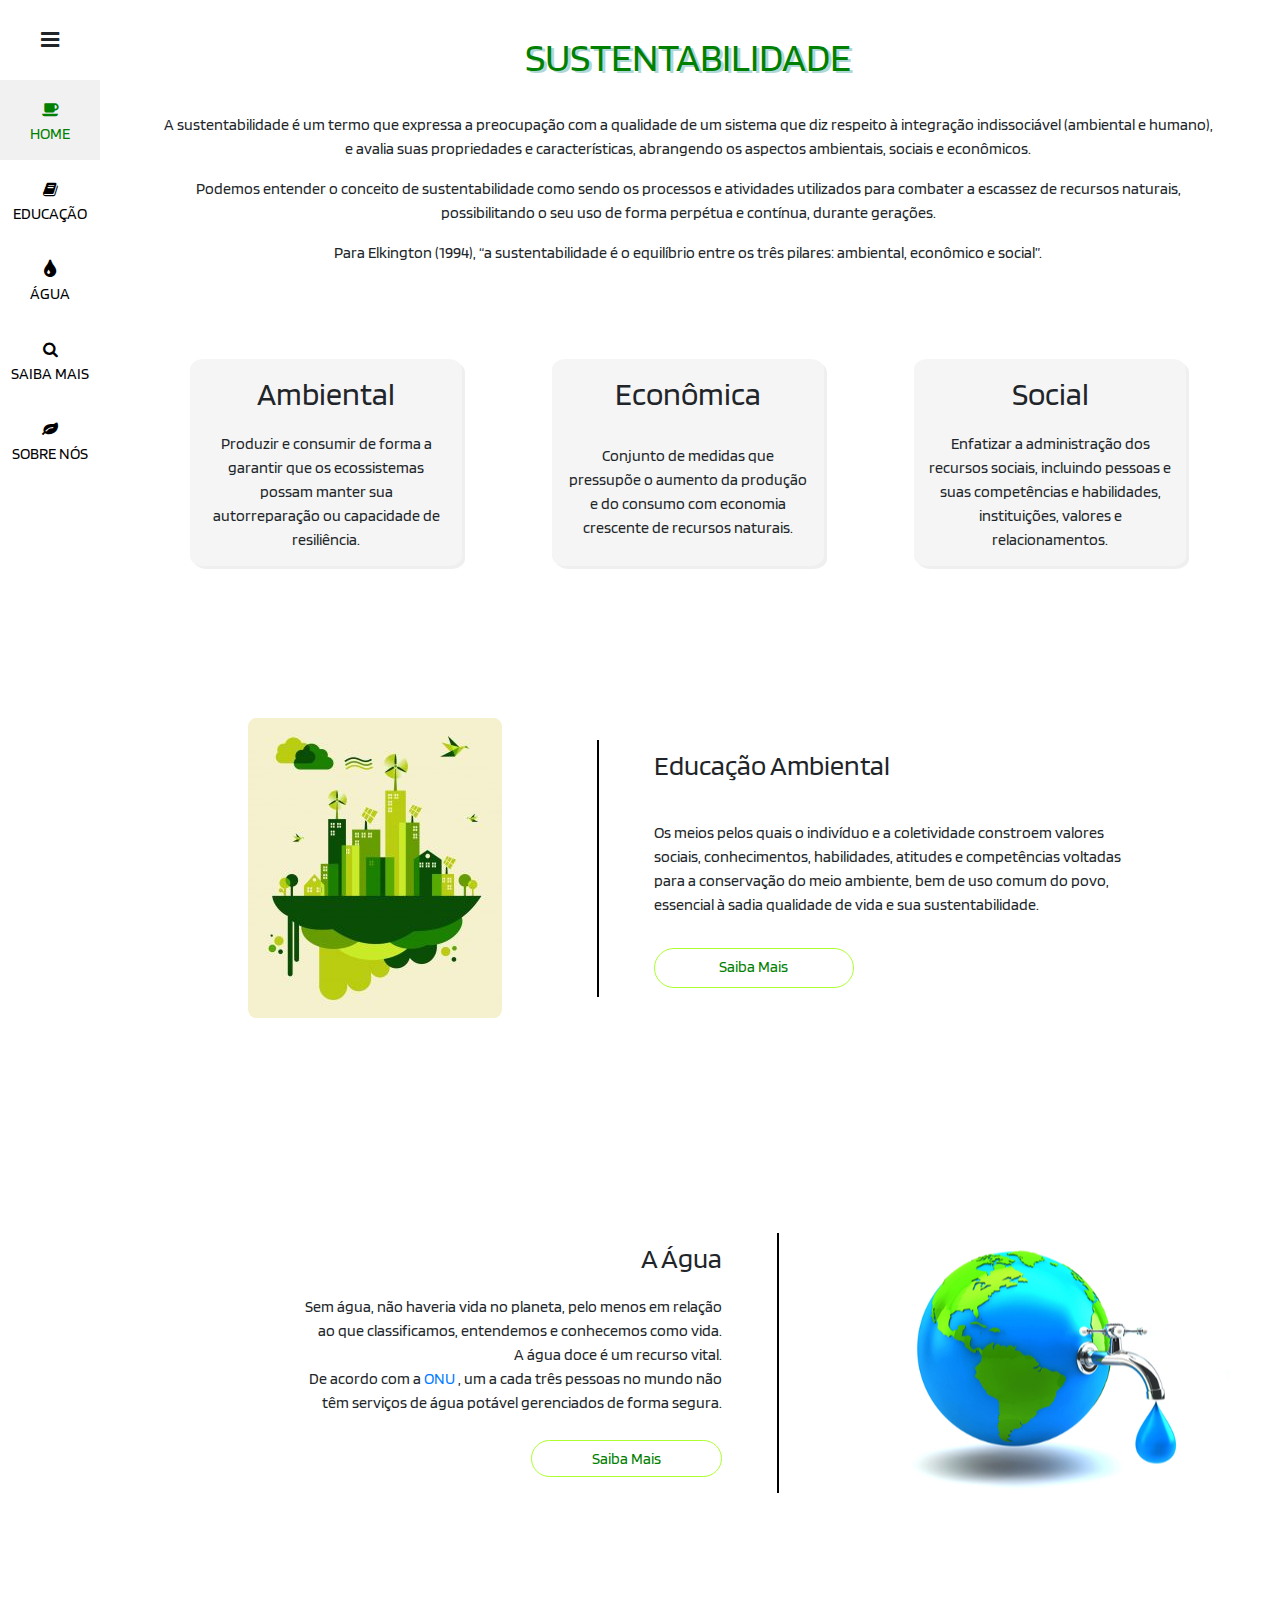
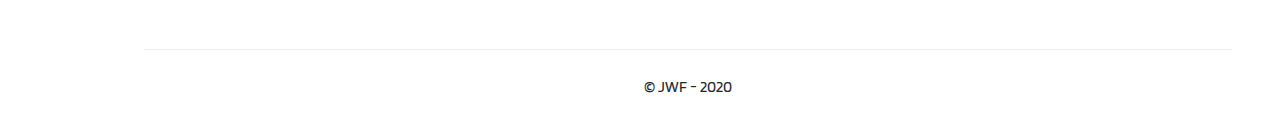
<file: index.html>
<!DOCTYPE html>
<html lang="en">

<head>
    <meta charset="UTF-8">
    <meta name="viewport" content="width=device-width, initial-scale=1.0">
    <title>JFW - Sustentabilidade</title>

    <link rel="shortcut icon" href="public/favicon/favicon.ico" type="image/x-icon">

    <link href="https://stackpath.bootstrapcdn.com/font-awesome/4.7.0/css/font-awesome.min.css" rel="stylesheet">

    <link rel="stylesheet" href="https://stackpath.bootstrapcdn.com/bootstrap/4.5.0/css/bootstrap.min.css">

    <link rel="stylesheet" href="public/css/style.css">

    <script src="public/js/script.js"></script>

</head>

<body>
    <!-- <div class="scroll-anchor">

        <p id="pdrop">Press Me</p>

        <a href="#Recicle">
            <div onmousemove="showPress()" onmouseout="hiddenPress()" id="drop"></div>
        </a>

    </div> -->
    <header>

        <nav>
            <ul>
                <li>
                    <div class="item-menu">
                        <i class="fa fa-bars fa-lg"></i>
                    </div>
                </li>
                <li class="menu desabilitado">
                    <a id="linkHome" class="menu desabilitado" href="#" aria-disabled="true">
                        <i class="fa fa-coffee"></i>
                        <p>home</p>
                    </a>
                </li>
                <li class="menu" onmouseover="alterarEstiloMenu(2)" onmouseout="alterarEstiloMenu(2)">
                    <a id="linkReciclo" href="educacao.html">
                        <div class="menu">
                            <i class="fa fa-book"></i>
                            <p>Educação</p>
                        </div>
                    </a>
                </li>
                <li class="menu" onmouseover="alterarEstiloMenu(3)" onmouseout="alterarEstiloMenu(3)">
                    <a id="linkAgua" href="agua.html">
                        <div class="menu">
                            <i class="fa fa-tint fa-lg"></i>
                            <p>água</p>
                        </div>
                    </a>
                </li>
                <li class="menu" onmouseover="alterarEstiloMenu(4)" onmouseout="alterarEstiloMenu(4)">
                    <a id="linkOutros" href="saiba-mais.html">
                        <div class="menu">
                            <i class="fa fa-search"></i>
                            <p>Saiba Mais</p>
                        </div>
                    </a>
                </li>
                <li class="menu" onmouseover="alterarEstiloMenu(5)" onmouseout="alterarEstiloMenu(5)">
                    <a id="linkNos" href="sobre-nos.html">
                        <div class="menu">
                            <i class="fa fa-leaf"></i>
                            <p>Sobre nós</p>
                        </div>
                    </a>
                </li>
            </ul>
        </nav>

    </header>



    <main>

        <h1 class="title title-home">Sustentabilidade</h1>

        <div class="col-md-auto">
            <p> A sustentabilidade é um termo que expressa a preocupação com a qualidade de um sistema
                que diz respeito à integração indissociável (ambiental e humano), e avalia suas propriedades e
                características, abrangendo os aspectos ambientais, sociais e econômicos.</p>

            <p>Podemos entender o conceito de sustentabilidade como sendo os processos e atividades utilizados para
                combater a escassez de recursos naturais, possibilitando o seu uso de forma perpétua e contínua,
                durante gerações.</p>

            <p>Para Elkington (1994), <q>a sustentabilidade é o equilíbrio entre os três pilares: ambiental, econômico e
                    social</q>.</p>

        </div>

        <div class="row rows">
            <div class="box col-md-3">
                <h2>Ambiental</h2>
                <p>Produzir e consumir de forma a garantir que os ecossistemas possam manter
                    sua autorreparação ou capacidade de resiliência.</p>
            </div>
            <div class="box col-md-3">
                <h2>Econômica</h2>
                <p>Conjunto de medidas que pressupõe o aumento da produção e do consumo com
                    economia crescente de recursos naturais.</p>
            </div>
            <div class="box col-md-3">
                <h2>Social</h2>
                <p>Enfatizar a administração dos recursos sociais, incluindo pessoas e suas
                    competências e habilidades, instituições, valores e relacionamentos.</p>
            </div>
        </div>

        <div class="box-educa row rows">
            <div class="col-sm-4">
                <img src="public/img/img1.jpg" alt="">
            </div>
            <div class="boxf col-md-6">
                <h3>Educação Ambiental</h3>
                <p>Os meios pelos quais o indivíduo e a coletividade constroem valores sociais, conhecimentos,
                    habilidades, atitudes e competências voltadas para a conservação do meio ambiente,
                    bem de uso comum do povo, essencial à sadia qualidade de vida e sua sustentabilidade.
                </p>
                <a href="educacao.html">Saiba Mais</a>
            </div>
            <!-- <p>Uso de agrotóxicos mais que dobrou em dez anos</p>
                        <p>Existem 627 espécies da fauna brasileira ameaçadas de extinção</p>
                        <p>No Brasil, 37% da água tratada é desperdiçada</p> -->

        </div>

        <div class="box-agua row rows">
            <div class="boxg col-sm-6">
                <h3>A Água</h3>
                <p>
                    Sem água, não haveria vida no planeta, pelo menos em relação ao que classificamos, entendemos e
                    conhecemos como vida.<br>A água doce é um recurso vital. <br>
                    De acordo com a
                    <a href="https://nacoesunidas.org/onu-1-em-cada-3-pessoas-no-mundo-nao-tem-acesso-a-agua-potavel/"
                        target="_blank">
                        ONU
                    </a>
                    , um a cada três pessoas no mundo não têm serviços de água potável gerenciados de forma segura.
                </p>
                <a href="agua.html">Saiba Mais</a>
            </div>
            <div class="col-md-4">
                <img src="public/img/img2.jpg" alt="">
            </div>
        </div>

        <footer>
            <p>&copy JWF - 2020</p>
        </footer>
    </main>



</body>

</html>
</file>
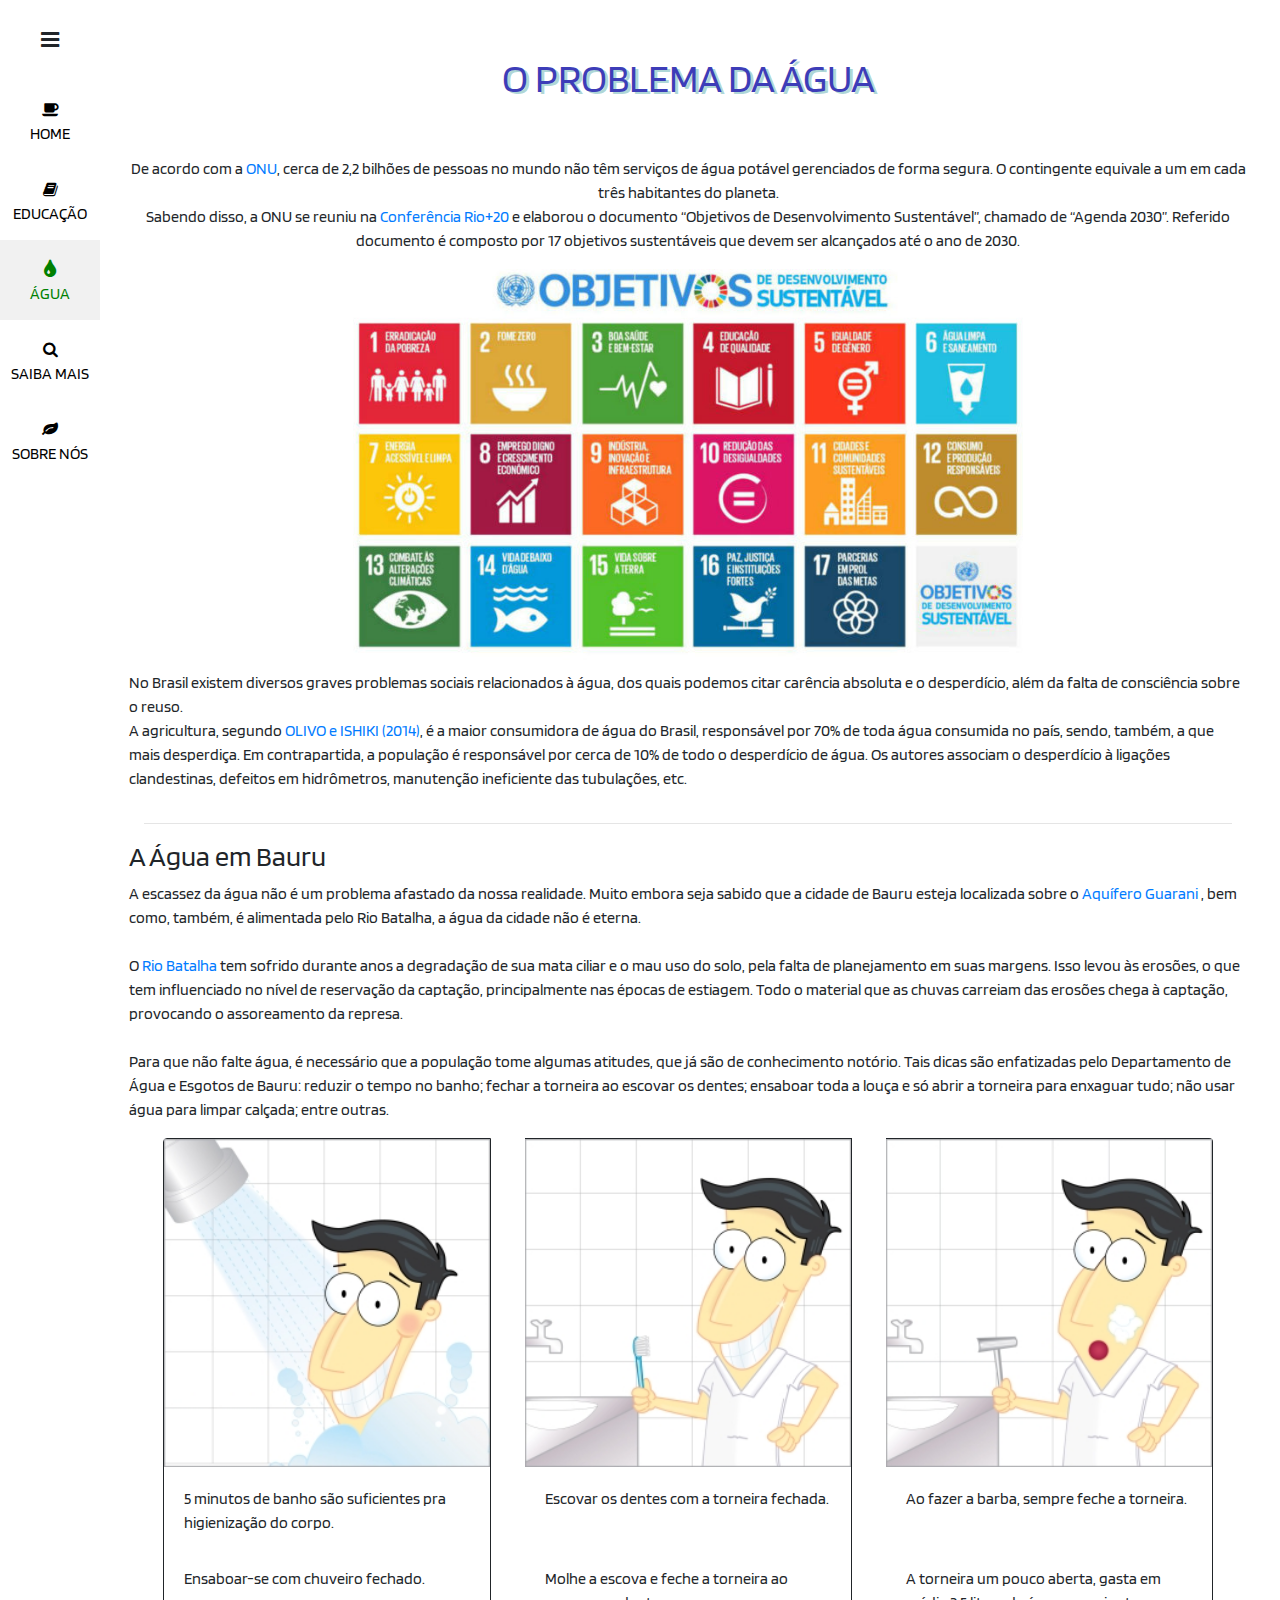
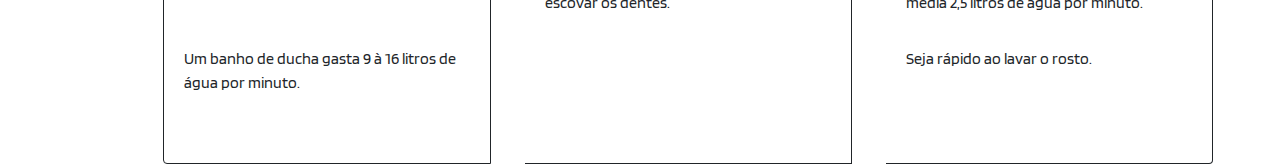
<file: agua.html>
<!DOCTYPE html>
<html lang="en">

<head>
    <meta charset="UTF-8">
    <meta name="viewport" content="width=device-width, initial-scale=1.0">
    <title>JFW - Sustentabilidade</title>

    <link rel="shortcut icon" href="public/favicon/favicon.ico" type="image/x-icon">

    <link href="https://stackpath.bootstrapcdn.com/font-awesome/4.7.0/css/font-awesome.min.css" rel="stylesheet">

    <link rel="stylesheet" href="https://stackpath.bootstrapcdn.com/bootstrap/4.5.0/css/bootstrap.min.css">

    <link rel="stylesheet" href="public/css/style.css">

    <script src="public/js/script.js"></script>

</head>

<body>

    <header>

        <nav>
            <ul>
                <li>
                    <div class="item-menu">
                        <i class="fa fa-bars fa-lg"></i>
                    </div>
                </li>
                <li class="menu" onmouseover="alterarEstiloMenu(1)" onmouseout="alterarEstiloMenu(1)">
                    <a id="linkHome" class="menu" href="index.html" aria-disabled="true">
                        <i class="fa fa-coffee"></i>
                        <p>home</p>
                    </a>
                </li>
                <li class="menu" onmouseover="alterarEstiloMenu(2)" onmouseout="alterarEstiloMenu(2)">
                    <a id="linkReciclo" href="educacao.html">
                        <div class="menu">
                            <i class="fa fa-book"></i>
                            <p>educação</p>
                        </div>
                    </a>
                </li>
                <li class="menu desabilitado">
                    <a id="linkAgua" class="desabilitado" href="#">
                        <div class="menu">
                            <i class="fa fa-tint fa-lg"></i>
                            <p>água</p>
                        </div>
                    </a>
                <li class="menu" onmouseover="alterarEstiloMenu(4)" onmouseout="alterarEstiloMenu(4)">
                    <a id="linkOutros" href="saiba-mais.html">
                        <div class="menu">
                            <i class="fa fa-search"></i>
                            <p>Saiba Mais</p>
                        </div>
                    </a>
                </li>
                <li class="menu" onmouseover="alterarEstiloMenu(5)" onmouseout="alterarEstiloMenu(5)">
                    <a id="linkNos" href="sobre-nos.html">
                        <div class="menu">
                            <i class="fa fa-leaf"></i>
                            <p>Sobre nós</p>
                        </div>
                    </a>
                </li>
            </ul>
        </nav>

    </header>

    <main>
        <h1 class="title title-agua">O Problema da água</h1>

        <div class="row">
            <p>
                De acordo com a <a
                    href="https://nacoesunidas.org/onu-1-em-cada-3-pessoas-no-mundo-nao-tem-acesso-a-agua-potavel/"
                    target="_blank">
                    ONU</a>, cerca de 2,2 bilhões de pessoas no mundo não têm serviços de água potável gerenciados
                de forma segura. O contingente equivale a um em cada três habitantes do planeta.
                <br>
                Sabendo disso, a ONU se reuniu na <a
                    href="https://nacoesunidas.org/alem-da-rio20-avancando-rumo-a-um-futuro-sustentavel/"
                    target="_blanck">
                    Conferência Rio+20</a> e elaborou o documento
                “Objetivos de Desenvolvimento Sustentável”, chamado de “Agenda 2030”. Referido documento é composto por
                17
                objetivos sustentáveis que devem ser alcançados até o ano de 2030.
            </p>
        </div>
        <div class="image-ods row">
            <img src="./public/img/ods.jpg" alt="Agenda 2030">
        </div>
        <div class="row">
            <p>
                No Brasil existem diversos graves problemas sociais relacionados à água, dos quais podemos citar
                carência absoluta e o desperdício,
                além da falta de consciência sobre o reuso. <br>
                A agricultura, segundo <a href="http://revistas.unoeste.br/index.php/ch/article/view/1206"
                    target="_blanck">
                    OLIVO e ISHIKI (2014)</a>, é a maior consumidora de água do Brasil, responsável por 70% de toda
                água consumida no país, sendo, também, a que mais desperdiça. Em contrapartida, a população é
                responsável por
                cerca de 10% de todo o desperdício de água. Os autores associam o desperdício à ligações clandestinas,
                defeitos em hidrômetros, manutenção ineficiente das tubulações, etc.
            </p>
        </div>

        <hr>

        <div class="frases row">
            <h3>A Água em Bauru</h3>

            <p>
                A escassez da água não é um problema afastado da nossa realidade. Muito embora seja sabido que a cidade
                de Bauru esteja localizada sobre o
                <a href="https://www.mma.gov.br/informma/item/8617-aquifero-guarani" target="_blanck">Aquífero
                    Guarani</a>
                , bem como, também, é alimentada pelo Rio Batalha, a água da cidade não é eterna.
                <br>
                <br>
                O <a href="http://www.daebauru.sp.gov.br/2014/empresa/empresa.php?secao=fazemos&pagina=9"
                    target="_blanck">Rio Batalha</a>
                tem sofrido durante anos a degradação de sua mata ciliar e o mau uso do solo,
                pela falta de planejamento em suas margens. Isso levou às erosões, o que tem influenciado no nível de
                reservação
                da captação, principalmente nas épocas de estiagem. Todo o material que as chuvas carreiam das erosões
                chega à
                captação, provocando o assoreamento da represa.
                <br>
                <br>
                Para que não falte água, é necessário que a população tome algumas atitudes, que já são de conhecimento
                notório.
                Tais dicas são enfatizadas pelo Departamento de Água e Esgotos de Bauru: reduzir o tempo no banho;
                fechar a torneira ao escovar os dentes; ensaboar toda a louça e só abrir a torneira para enxaguar tudo;
                não usar água para limpar calçada; entre outras.
            </p>
            <div class="card-group">
                <div class="card">
                    <img src="./public/img/banho.jpg" alt="hora do banho">
                    <div class="card-body">
                        <ul>
                            <li>
                                5 minutos de banho são suficientes pra higienização do corpo.
                            </li>
                            <li>
                                Ensaboar-se com chuveiro fechado.
                            </li>
                            <li>
                                Um banho de ducha gasta 9 à 16 litros de água por minuto.
                            </li>
                        </ul>
                    </div>
                </div>
                <div class="card">
                    <img src="./public/img/dente.jpg" alt="...">
                    <div class="card-body">
                        <ul>
                            <li>
                                Escovar os dentes com a torneira fechada.
                            </li>
                            <li>
                                Molhe a escova e feche a torneira ao escovar os dentes.
                            </li>
                        </ul>
                    </div>
                </div>
                <div class="card">
                    <img src="./public/img/barba.jpg" alt="...">
                    <div class="card-body">
                        <ul>
                            <li>
                                Ao fazer a barba, sempre feche a torneira.
                            </li>
                            <li>
                                A torneira um pouco aberta,
                            gasta em média 2,5 litros de água por minuto.
                            </li>
                            <li>
                                Seja rápido ao lavar o rosto.
                            </li>
                        </ul>
                    </div>
                </div>
            </div>
        </div>

    </main>
    
    <!-- aqui falar sobre a água no mundo, no brasil e em bauru.
    mostrar algumas coisas do trabalho ... tipo falta de água, desperdício, reuso, dicas para economizar,etc -->
</body>

</html>
</file>
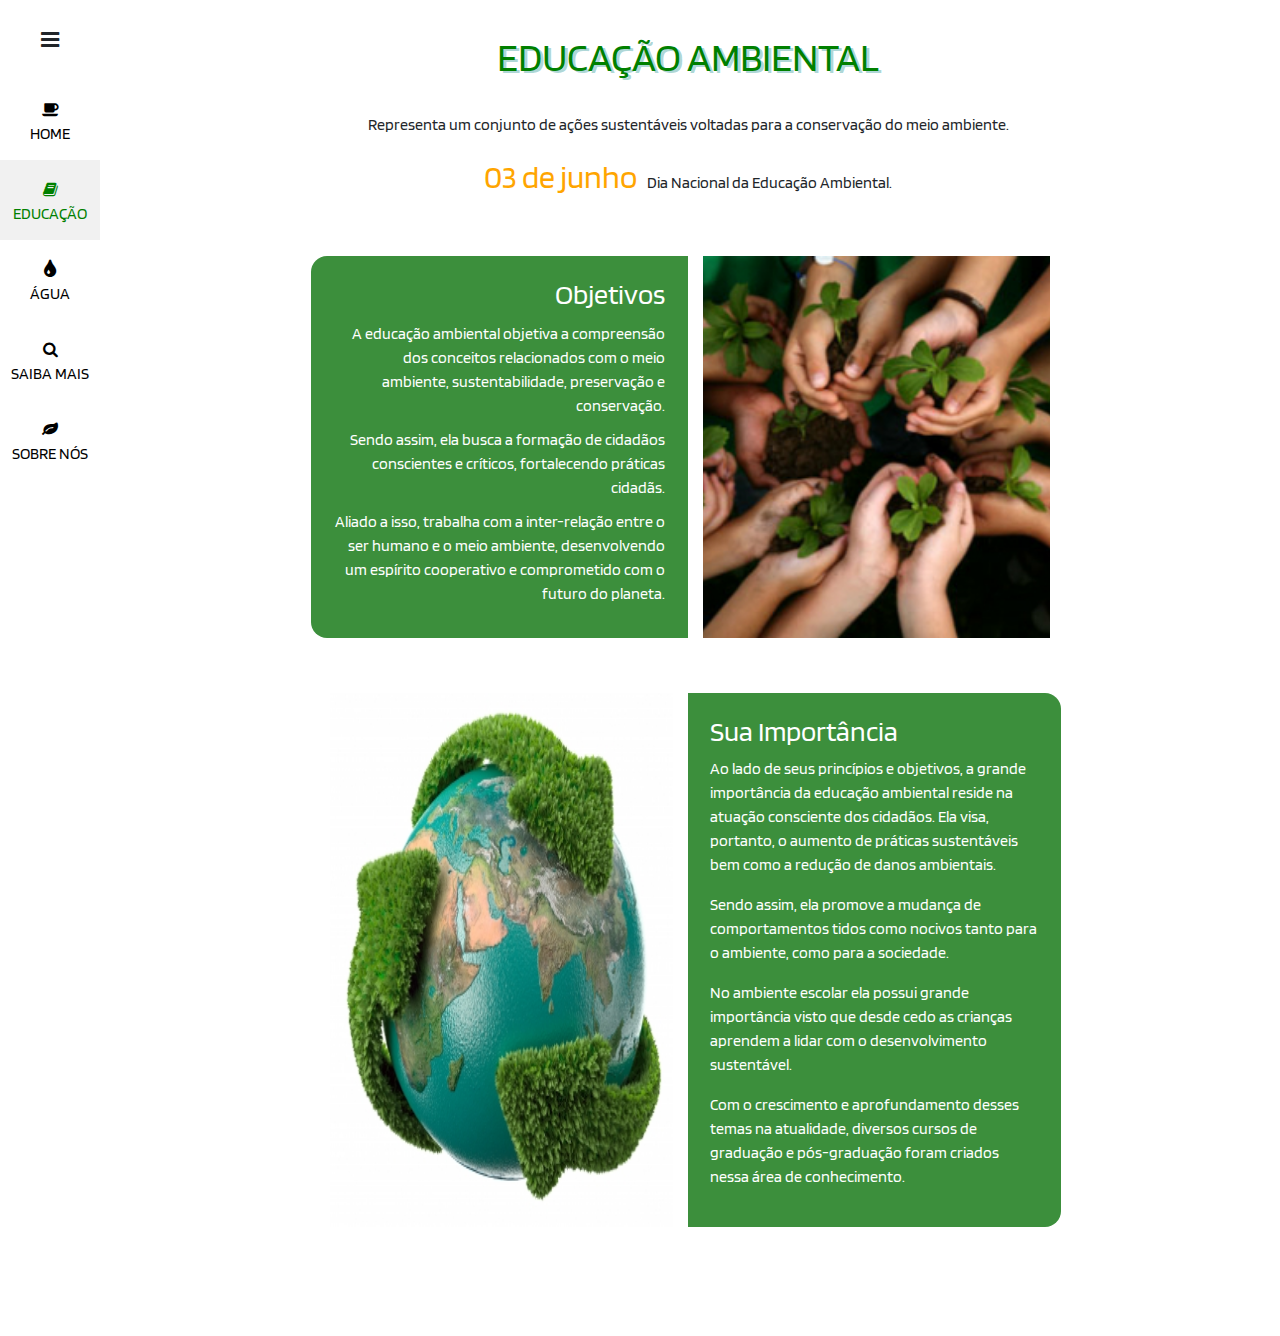
<file: educacao.html>
<!DOCTYPE html>
<html lang="en">

<head>
    <meta charset="UTF-8">
    <meta name="viewport" content="width=device-width, initial-scale=1.0">
    <title>JFW - Sustentabilidade</title>

    <link rel="shortcut icon" href="public/favicon/favicon.ico" type="image/x-icon">

    <link href="https://stackpath.bootstrapcdn.com/font-awesome/4.7.0/css/font-awesome.min.css" rel="stylesheet">

    <link rel="stylesheet" href="https://stackpath.bootstrapcdn.com/bootstrap/4.5.0/css/bootstrap.min.css">

    <link rel="stylesheet" href="public/css/style.css">

    <script src="public/js/script.js"></script>

</head>

<body>

    <header>

        <nav>
            <ul>
                <li>
                    <div class="item-menu">
                        <i class="fa fa-bars fa-lg"></i>
                    </div>
                </li>
                <li class="menu" onmouseover="alterarEstiloMenu(1)" onmouseout="alterarEstiloMenu(1)">
                    <a id="linkHome" class="menu" href="index.html" aria-disabled="true">
                        <i class="fa fa-coffee"></i>
                        <p>home</p>
                    </a>
                </li>
                <li class="menu desabilitado">
                    <a id="linkReciclo" class="desabilitado" href="#">
                        <div class="menu">
                            <i class="fa fa-book"></i>
                            <p>educação</p>
                        </div>
                    </a>
                </li>
                <li class="menu" onmouseover="alterarEstiloMenu(3)" onmouseout="alterarEstiloMenu(3)">
                    <a id="linkAgua" href="agua.html">
                        <div class="menu">
                            <i class="fa fa-tint fa-lg"></i>
                            <p>água</p>
                        </div>
                    </a>
                </li>
                <li class="menu" onmouseover="alterarEstiloMenu(4)" onmouseout="alterarEstiloMenu(4)">
                    <a id="linkOutros" href="saiba-mais.html">
                        <div class="menu">
                            <i class="fa fa-search"></i>
                            <p>Saiba Mais</p>
                        </div>
                    </a>
                </li>
                <li class="menu" onmouseover="alterarEstiloMenu(5)" onmouseout="alterarEstiloMenu(5)">
                    <a id="linkNos" href="sobre-nos.html">
                        <div class="menu">
                            <i class="fa fa-leaf"></i>
                            <p>Sobre nós</p>
                        </div>
                    </a>
                </li>
            </ul>
        </nav>

    </header>

    <main>

        <h1 class="title title-home">Educação Ambiental</h1>

        <p>
            Representa um conjunto de ações sustentáveis voltadas para a conservação do meio ambiente.
        </p>

        <p><span>03 de junho</span> Dia Nacional da Educação Ambiental.</p>

        <section>
            <div class="box-obj row">
                <div class="col-sm-2"></div>
                <div class="col-sm-4">
                    <h3>Objetivos</h3>
                    <p>A educação ambiental objetiva a compreensão dos conceitos relacionados com o meio ambiente,
                        sustentabilidade, preservação e conservação.
                    </p>
                    <p>
                        Sendo assim, ela busca a formação de cidadãos conscientes e críticos, fortalecendo práticas
                        cidadãs.
                    </p>
                    <p> Aliado a isso, trabalha com a inter-relação entre o ser humano e o meio ambiente, desenvolvendo
                        um espírito cooperativo e comprometido com o futuro do planeta.
                    </p>
                </div>
                <img class="col-sm-4" src="public/img/edam1.jpg">
                <div class="col-sm-2"></div>
            </div>
            <div class="box-imp row">
                <div class="col-sm-2"></div>
                <img class="col-sm-4" src="public/img/edam2.jpg">
                <div class="col-sm-4">
                    <h3>Sua Importância</h3>
                    <p>Ao lado de seus princípios e objetivos, a grande importância da educação ambiental reside na atuação consciente dos cidadãos. Ela visa, portanto, o aumento de práticas sustentáveis bem como a redução de danos ambientais.
                    </p>
                    <p>
                        Sendo assim, ela promove a mudança de comportamentos tidos como nocivos tanto para o ambiente, como para a sociedade.
                    </p>
                    <p>
                        No ambiente escolar ela possui grande importância visto que desde cedo as crianças aprendem a lidar com o desenvolvimento sustentável.
                    </p>
                    <p>
                        Com o crescimento e aprofundamento desses temas na atualidade, diversos cursos de graduação e pós-graduação foram criados nessa área de conhecimento.
                    </p>
                </div>
                <div class="col-sm-2"></div>
            </div>
        </section>
    </main>

    <!-- https://www.mma.gov.br/educacao-ambiental/pol%C3%ADtica-nacional-de-educa%C3%A7%C3%A3o-ambiental.html
    usar esse site para construir a página de educação ambiental, além de outras e umas fotos. -->
</body>

</html>
</file>
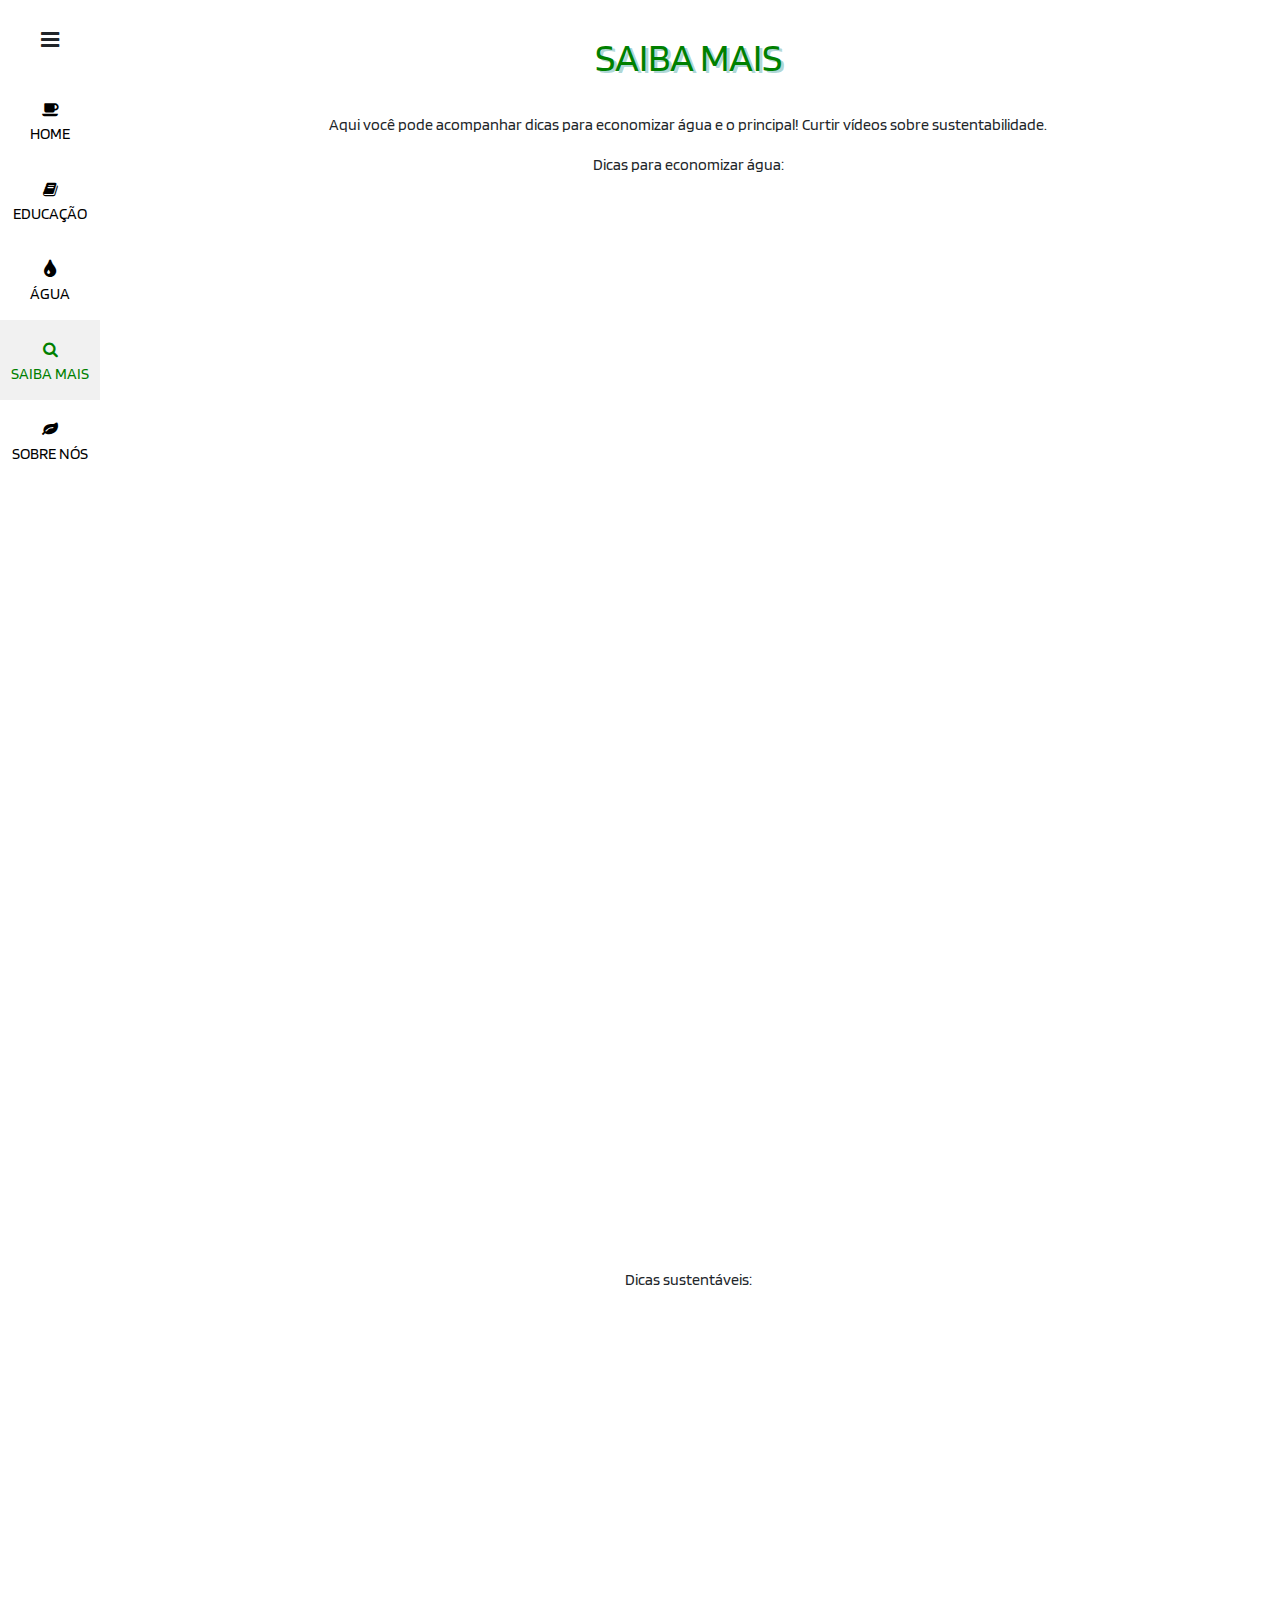
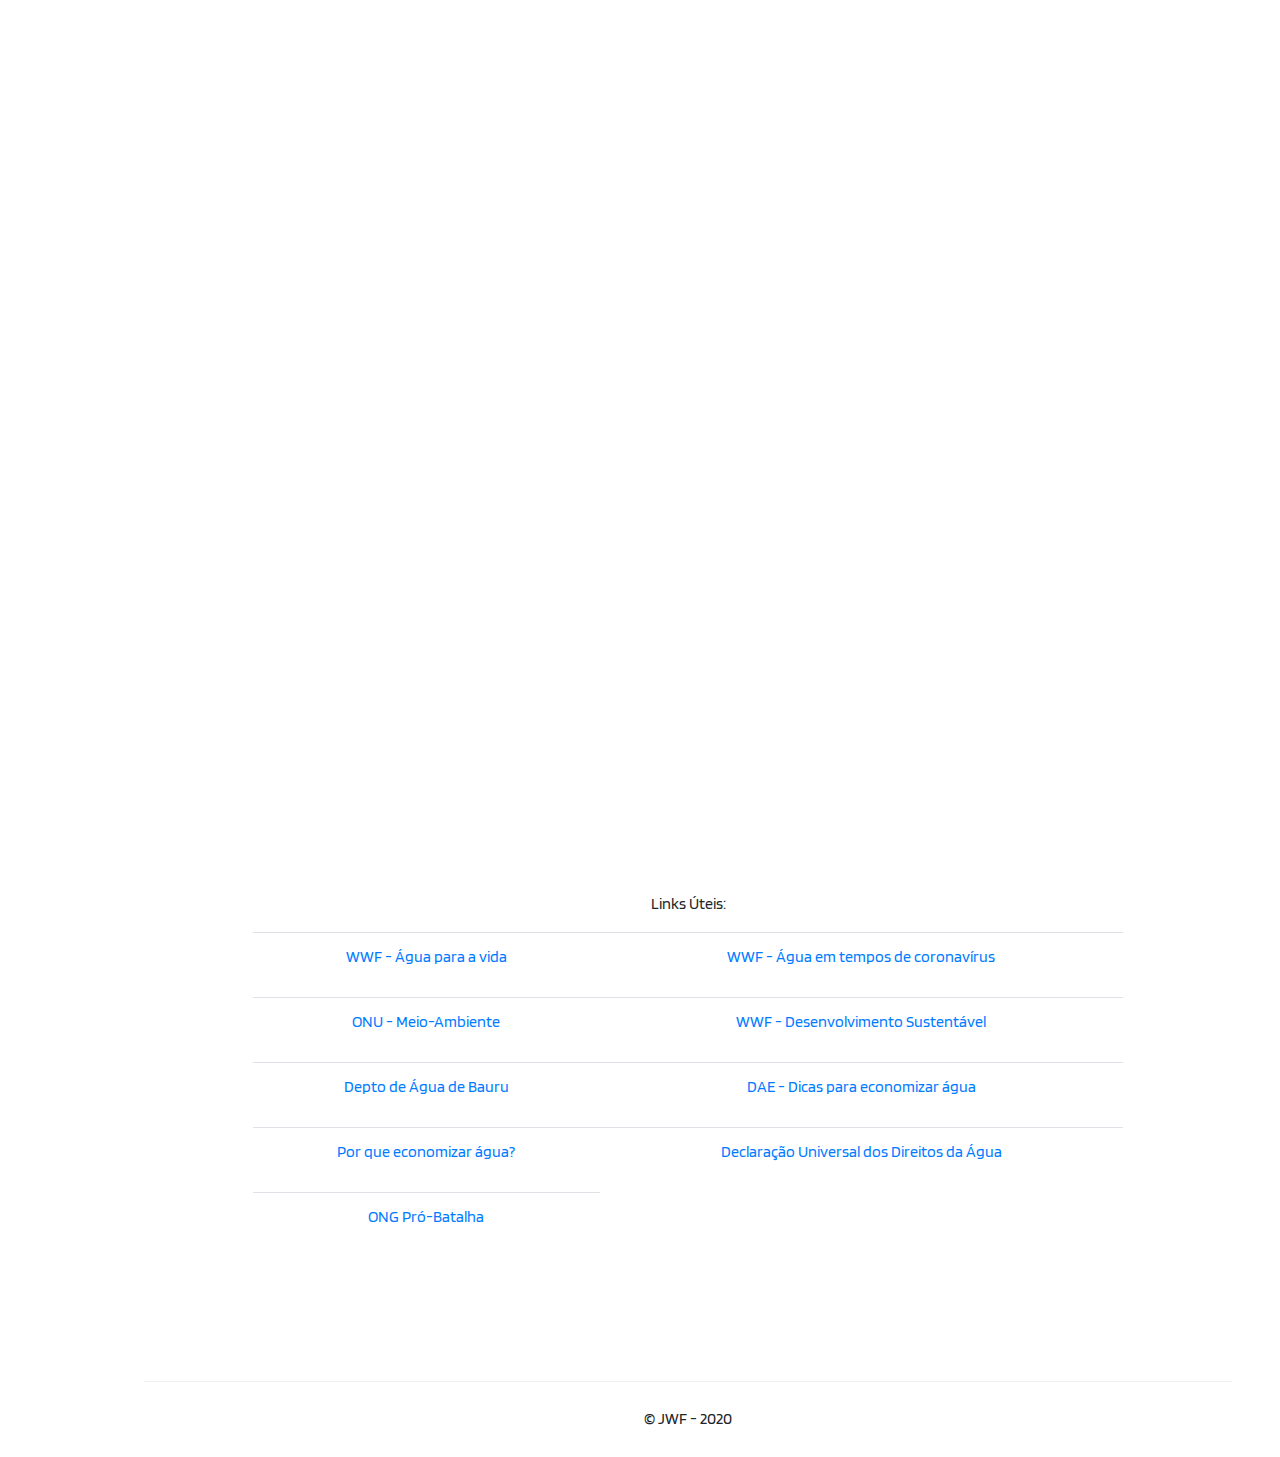
<file: saiba-mais.html>
<!DOCTYPE html>
<html lang="en">

<head>
    <meta charset="UTF-8">
    <meta name="viewport" content="width=device-width, initial-scale=1.0">
    <title>JFW - Sustentabilidade</title>

    <link rel="shortcut icon" href="public/favicon/favicon.ico" type="image/x-icon">

    <link href="https://stackpath.bootstrapcdn.com/font-awesome/4.7.0/css/font-awesome.min.css" rel="stylesheet">

    <link rel="stylesheet" href="https://stackpath.bootstrapcdn.com/bootstrap/4.5.0/css/bootstrap.min.css">

    <link rel="stylesheet" href="public/css/style.css">

    <script src="public/js/script.js"></script>

</head>

<body>

    <header>

        <nav>
            <ul>
                <li>
                    <div class="item-menu">
                        <i class="fa fa-bars fa-lg"></i>
                    </div>
                </li>
                <li class="menu" onmouseover="alterarEstiloMenu(1)" onmouseout="alterarEstiloMenu(1)">
                    <a id="linkHome" class="menu" href="index.html" aria-disabled="true">
                        <i class="fa fa-coffee"></i>
                        <p>home</p>
                    </a>
                </li>
                <li class="menu" onmouseover="alterarEstiloMenu(2)" onmouseout="alterarEstiloMenu(2)">
                    <a id="linkReciclo" href="educacao.html">
                        <div class="menu">
                            <i class="fa fa-book"></i>
                            <p>educação</p>
                        </div>
                    </a>
                </li>
                <li class="menu" onmouseover="alterarEstiloMenu(3)" onmouseout="alterarEstiloMenu(3)">
                    <a id="linkAgua" href="agua.html">
                        <div class="menu">
                            <i class="fa fa-tint fa-lg"></i>
                            <p>água</p>
                        </div>
                    </a>
                </li>
                <li class="menu desabilitado">
                    <a id="linkOutros" class="desabilitado" href="#">
                        <div class="menu">
                            <i class="fa fa-search"></i>
                            <p>Saiba Mais</p>
                        </div>
                    </a>
                </li>
                <li class="menu" onmouseover="alterarEstiloMenu(5)" onmouseout="alterarEstiloMenu(5)">
                    <a id="linkNos" href="sobre-nos.html">
                        <div class="menu">
                            <i class="fa fa-leaf"></i>
                            <p>Sobre nós</p>
                        </div>
                    </a>
                </li>
            </ul>
        </nav>

    </header>

    <main>
        <h1 class="title title-home">Saiba mais</h1>

            <p class="frase-sm"> Aqui você pode acompanhar dicas para economizar água e o principal! Curtir vídeos sobre sustentabilidade.</p>
            

        <div class="videos">
            <p>Dicas para economizar água: </p>
            
            <!-- inserir o conteúdo dessa página, não precisa ser inteiro 
                http://www.daebauru.sp.gov.br/2014/ambiente/ambiente.php?secao=uso_agua&pagina=17# -->
            
            <section>    
                <iframe width="560" height="315" src="https://www.youtube.com/embed/SlfpR8IgQeY" 
                frameborder="0" allow="accelerometer; autoplay; encrypted-media; gyroscope; picture-in-picture" 
                allowfullscreen></iframe>                 
                <iframe width="560" height="315" src="https://www.youtube.com/embed/n3R6Sw7Djug" 
                frameborder="0" allow="accelerometer; autoplay; encrypted-media; gyroscope; picture-in-picture" 
                allowfullscreen></iframe>
                <iframe width="560" height="315" src="https://www.youtube.com/embed/32g2y3ACGaE" frameborder="0" 
                allow="accelerometer; autoplay; encrypted-media; gyroscope; picture-in-picture" allowfullscreen></iframe>
            </section> 
        </div>

        <div class="videos">
            <p>Dicas sustentáveis: </p>
            <section>
                <iframe width="560" height="315" src="https://www.youtube.com/embed/Qky8NVaAfK8" 
                frameborder="0" allow="accelerometer; autoplay; encrypted-media; gyroscope; picture-in-picture" 
                allowfullscreen alt="sustentabilidade"></iframe>
                
                <iframe width="560" height="315" src="https://www.youtube.com/embed/L3zaoUaHJhQ" frameborder="0" 
                allow="accelerometer; autoplay; encrypted-media; gyroscope; picture-in-picture" allowfullscreen alt="um plano da turma da mônica"></iframe>

                <iframe width="560" height="315" src="https://www.youtube.com/embed/q7KsMxndK7o" frameborder="0" 
                allow="accelerometer; autoplay; encrypted-media; gyroscope; picture-in-picture" allowfullscreen alt="11 dicas para viver mais Sustentável"></iframe>
            </section>
        </div>

        <div class="box-links">
            <p>Links Úteis: </p>
            
            <table class="table">          
                <tbody>
                  <tr>
                    <td>
                        <p>
                        <a href="https://www.wwf.org.br/natureza_brasileira/reducao_de_impactos2/agua/" target="_blank">
                            WWF - Água para a vida
                        </a>
                    </p>
                    </td>
                    <td>
                        <p>
                            <a href="https://www.wwf.org.br/informacoes/noticias_meio_ambiente_e_natureza/?75982/gua-Saude-e-Saneamento-mobilizacao-em-tempos-de-coronavirus" target="_blank">
                            WWF - Água em tempos de coronavírus
                            </a>
                        </p>
                    </td>
                  </tr>
                  <tr>
                    <td>
                        <p><a href="https://nacoesunidas.org/acao/meio-ambiente/" target="_blank">ONU - Meio-Ambiente</a></p>
                    </td>
                    <td>
                        <p><a href="https://www.wwf.org.br/natureza_brasileira/reducao_de_impactos2/amazonia/" 
                            target="_blanck">WWF - Desenvolvimento Sustentável</a></p>
                    </td>
                  </tr>
                  <tr>
                    <td>
                        <p><a href="http://www.daebauru.sp.gov.br/2014/empresa/empresa.php?secao=fazemos&pagina=9" target="_blanck">
                            Depto de Água de Bauru</a></p>                       
                    </td>
                    <td>
                        <p><a href="http://www.daebauru.sp.gov.br/2014/ambiente/ambiente.php?secao=uso_agua&pagina=17" target="_blanck">
                            DAE - Dicas para economizar água</a></p>
                    </td>
                  </tr>
                  <tr>
                      <td>
                        <p><a href="http://www.daebauru.sp.gov.br/2014/ambiente/ambiente.php?secao=uso_agua&pagina=18" target="_blanck">
                            Por que economizar água?</a></p>
                      </td>
                      <td>
                        <p><a href="http://www.direitoshumanos.usp.br/index.php/Meio-Ambiente/declaracao-universal-dos-direitos-da-agua.html" 
                            target="_blanck">Declaração Universal dos Direitos da Água</a></p>
                      </td>
                  </tr>
                  <tr>
                      <td>
                        <p><a href="http://www.probatalha.org.br/" target="_blanck">ONG Pró-Batalha</a></p>
                      </td>
                  </tr>
                </tbody>
                </table>                        
        </div>
        
        <footer>
            <p>&copy JWF - 2020</p>
        </footer>
    </main>

    
</body>

</html>
</file>
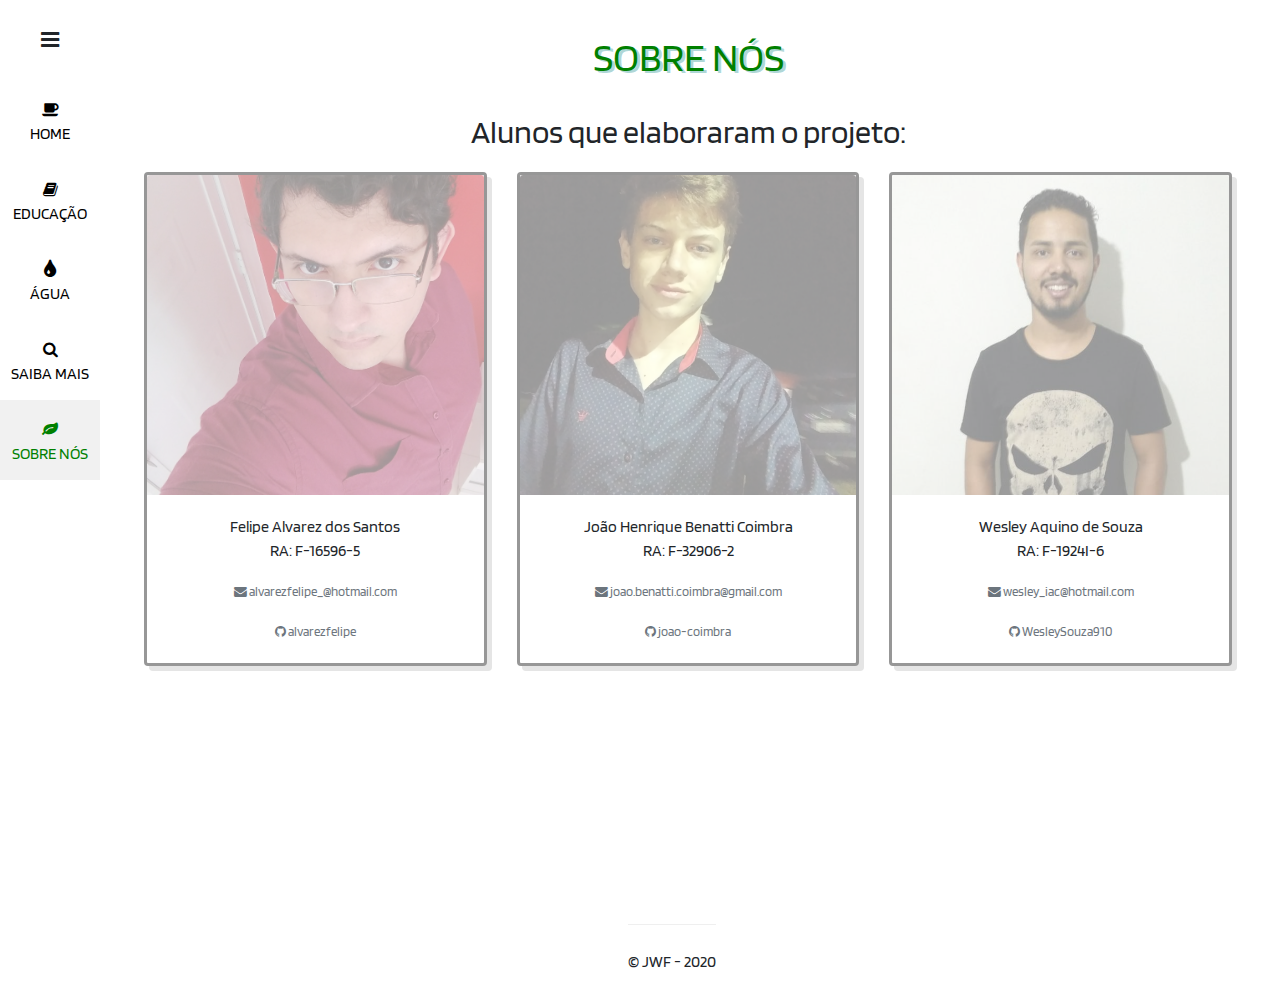
<file: sobre-nos.html>
<!DOCTYPE html>
<html lang="en">

<head>
    <meta charset="UTF-8">
    <meta name="viewport" content="width=device-width, initial-scale=1.0">
    <title>JFW - Sustentabilidade</title>

    <link rel="shortcut icon" href="public/favicon/favicon.ico" type="image/x-icon">

    <link href="https://stackpath.bootstrapcdn.com/font-awesome/4.7.0/css/font-awesome.min.css" rel="stylesheet">

    <link rel="stylesheet" href="https://stackpath.bootstrapcdn.com/bootstrap/4.5.0/css/bootstrap.min.css">

    <link rel="stylesheet" href="public/css/style.css">

    <script src="public/js/script.js"></script>

</head>

<body>

    <header>

        <nav>
            <ul>
                <li>
                    <div class="item-menu">
                        <i class="fa fa-bars fa-lg"></i>
                    </div>
                </li>
                <li class="menu" onmouseover="alterarEstiloMenu(1)" onmouseout="alterarEstiloMenu(1)">
                    <a id="linkHome" class="menu" href="index.html" aria-disabled="true">
                        <i class="fa fa-coffee"></i>
                        <p>home</p>
                    </a>
                </li>
                <li class="menu" onmouseover="alterarEstiloMenu(2)" onmouseout="alterarEstiloMenu(2)">
                    <a id="linkReciclo" href="educacao.html">
                        <div class="menu">
                            <i class="fa fa-book"></i>
                            <p>educação</p>
                        </div>
                    </a>
                </li>
                <li class="menu" onmouseover="alterarEstiloMenu(3)" onmouseout="alterarEstiloMenu(3)">
                    <a id="linkAgua" href="agua.html">
                        <div class="menu">
                            <i class="fa fa-tint fa-lg"></i>
                            <p>água</p>
                        </div>
                    </a>
                </li>
                <li class="menu" onmouseover="alterarEstiloMenu(4)" onmouseout="alterarEstiloMenu(4)">
                    <a id="linkOutros" href="saiba-mais.html">
                        <div class="menu">
                            <i class="fa fa-search"></i>
                            <p>Saiba Mais</p>
                        </div>
                    </a>
                </li>
                <li class="menu desabilitado">
                    <a id="linkNos" class="desabilitado" href="#">
                        <div class="menu">
                            <i class="fa fa-leaf"></i>
                            <p>Sobre nós</p>
                        </div>
                    </a>
                </li>
            </ul>
        </nav>

    </header>

    <main>
        <h1 class="title title-home">Sobre nós</h1>
        
        <div style="margin-bottom: 20px;">
            <h2 style="text-align: center;">Alunos que elaboraram o projeto:</h2>
        </div>  

        <div>       
            <div class="card-deck text-center">
                <div class="card nos">
                        <img src="./public/img/felipe.jpg" class="card-img-top" alt="foto do felipe">
                  <div class="card-body">                    
                    <p class="card-text">
                        Felipe Alvarez dos Santos
                        <br>
                        RA: F-16596-5
                    </p>  
                    <p class="card-text"><small class="text-muted"><i class="fa fa-envelope"></i> alvarezfelipe_@hotmail.com</small></p>                  
                    <p class="card-text"><small class="text-muted"><i class="fa fa-github"></i> alvarezfelipe</small></p>  
                </div>
                </div>
                <div class="card nos">
                        <img src="public/img/joao.jpg" class="card-img-top" alt="foto do João">
                  <div class="card-body">                    
                    <p class="card-text">
                        João Henrique Benatti Coimbra
                        <br>
                        RA: F-32906-2
                    </p>   
                    <p class="card-text"><small class="text-muted"><i class="fa fa-envelope"></i> joao.benatti.coimbra@gmail.com</small></p>
                    <p class="card-text"><small class="text-muted"><i class="fa fa-github"></i> joao-coimbra</small></p>                 
                  </div>
                </div>
                <div class="card nos">
                  <img src="public/img/wesley.jpg" class="card-img-top" alt="foto do wesley">
                  <div class="card-body">
                    <p class="card-text">
                        Wesley Aquino de Souza
                        <br>
                        RA: F-1924I-6
                    </p> 
                    <p class="card-text"><small class="text-muted"><i class="fa fa-envelope"></i> wesley_iac@hotmail.com</small></p>
                    <p class="card-text"><small class="text-muted"><i class="fa fa-github"></i> WesleySouza910</small></p>
                  </div>
                </div>
              </div>
        </div>  
    </main>

    <footer style="position: absolute; bottom: -100px; margin-left: 7vh;">
        <p>&copy JWF - 2020</p>
    </footer>
</body>

</html>
</file>
<file: public/css/style.css>
@import url('https://fonts.googleapis.com/css2?family=Blinker:wght@600&display=swap');

* {
    font-family: 'Blinker', sans-serif;
}

body {
    margin: 0 auto;

    display: flex;

    justify-content: center;
}


/* Background blur page home */
.background {
    position: absolute;
    width: 80%;
    height: 20vw;

    margin-top: 120vh;
    margin-left: 15vh;
    filter: blur(10em);

    object-fit: cover;

    z-index: -1;
}

/* Gotinha */
/* .scroll-anchor {
    display: grid;

    position: fixed;
    top: 78%;

    transition: all 300ms;
}

.scroll-anchor:hover {

    top: 77%;

    transition: all 300ms;
}

.scroll-anchor p {

    font-weight: bold;
    text-align: center;

    margin-bottom: 4vh;

    color: #0288d1;
    cursor: default;

    opacity: 0;

    transition: opacity 300ms;
}

#drop {

    background-color: #0288d1;
    height: 8.5vh;
    width: 8.5vh;
    border: solid 0.04vw #FFFFFF50;
    border-radius: 50%;
    border-top-left-radius: 0;
    box-shadow: inset -1.3vh 0.5vh 0px -0.5vh #03a9f4;

    transform: rotate(45deg);

    cursor: pointer;

    transition: all 300ms;

} */

/* Menu lateral */
nav {

    position: fixed;
    left: 0;

    background-color: #FFF;

    width: 15vh;
    max-width: 100px;
    height: 100vh;

    z-index: 3;

}

ul, li {
    list-style-type: none;
    padding: 0;
}

li.menu:hover {
    background-color: #21212110;
    cursor: pointer;
}

ul li {
    position: relative;

    width: 100%;
    height: 5em;

    margin: 0 auto;
}

li .menu, li div.item-menu {
    position: absolute;
    top: 50%;
    left: 50%;
    transform: translate(-50%, -50%);

    text-align: center;
}

li a:hover {
    text-decoration: none;
}

li a {
    text-decoration: none;
    color: black;
}

.menu, .item-menu {
    width: 100%;
}

.item-menu {
    cursor: pointer ;
}

li .menu {
    margin-top: 10%;
}

li.desabilitado{
    background-color: #21212110;
}

a.desabilitado {
    color: green;
}

/* página */
main {
    width: 85%;
    margin-left: 7.5%;
}

main > div:nth-child(2) {
    text-align: center;
}

main > p {
    text-align: center;
}

main > p span {
    font-size: 32px;
    margin-right: 0.2em;
    color: orange;
}

/* conteúdo */

.rows {
    margin: 7% 0;
    justify-content: center;
}

.rows img {
    border-radius: 3%;
    box-shadow: 3px 3px #FFFFFF80;

    position: relative;
    top: 50%;
    left: 50%;
    transform: translate(-50%, -50%);
}

li p, .title {
    text-transform: uppercase;
}

.card-group {
    justify-content: center;
}

.card {
    box-shadow: none;
    border: 1px solid;
    margin: 0 3%;
}

h1.title-home {
    text-align: center;
    text-transform: uppercase;
    text-shadow: 3px 2px #00808050;

    margin: 3% 0;
    color: #008000;
}

h1.title-agua {
    text-align: center;
    text-transform: uppercase;
    text-shadow: 3px 2px #00808050;

    margin: 5% 0;
    color: rgb(61, 61, 184);
}

.box {
    background-color: whitesmoke;

    border-radius: 5%;
    box-shadow: 3px 3px #00000010;

    margin: 2vh 5vh;

    min-width: 200px;

}

.box-links {
    padding: 10%;
    text-align: center;
    justify-content: center;
    align-items: center;
}

.box section {
    display: flex;
}

.frase-sm {
    text-align: center;
}

.box > h2, .box p {
    text-align: center;
}

.box > h2 {
    margin: 0.5em 0;
}

.box p {
    position: relative;
    top: 30%;
    left: 50%;
    transform: translate(-50%, -50%);

    text-align: center;
}

.boxf p {
    margin-top: 1em;
    margin-bottom: 5em;
}

.box-educa .boxf {
    border-left: solid 2px black;
    padding-left: 5%;
    padding-bottom: 2%;
    text-align: left;
    margin: 5em;

}

.box-agua h3 {
    text-align: right;
    margin-bottom: 10%;
}

.boxg {
    padding-right: 5%;
}

.box-agua .boxg {
    border-right: solid 2px black;
    padding-left: 5%;
    padding-bottom: 2%;
    text-align: right;
    margin: 5em;
}

.boxg p {
    margin-bottom: 10%;
}

.box-educa div {
    justify-content: center;
    align-items: center;
}

.box-educa p, .box-agua p {
    position: relative;
    top: 30%;
    left: 50%;
    transform: translate(-50%, -50%);
}

.box-educa h3, .box-agua h3 {
    margin: 2% 0;
}

.box-educa, .box-agua {
    margin: 7% 0;
    text-align: center;
}

.boxg > a {
    color: green;
    text-align: center;
    position: relative;
    padding: 8px 60px;
    width: 200px;
    height: 40px;
    border: solid 1px greenyellow;
    border-radius: 2em;
    background-color: white;
    text-decoration: none;

    transition: color 300ms;
    transition: background-color 700ms;
}

.boxf a {
    color: green;
    text-align: center;
    padding: 6px;
    margin-top: -5%;
    position: absolute;
    width: 200px;
    height: 40px;
    border: solid 1px greenyellow;
    border-radius: 2em;
    background-color: white;
    text-decoration: none;

    transition: color 300ms;
    transition: background-color 700ms;
}

.boxf a:hover, .boxg > a:hover {
    border: #00800080;
    background-color: #00800080;
    color: white;

    transition: color 300ms;
    transition: background-color 700ms; 
}

body > a {
    display: none;
    position: absolute;
    text-decoration: none;
    color: black;
    top: 3.5%;
    left: 47.5%;
}

body > a:hover {
    color: black;
}

section {
    margin-bottom: 10%;
}

.box-obj {
    margin: 5% -2%;
}

.box-obj > div:nth-child(2),.box-imp > div:nth-child(3) {
    padding: 2%;
    background-color: #3c8f3c;
    color: white;
}

.box-obj > div:nth-child(2) {
    text-align: right;
    border-top-left-radius: 1em;
    border-bottom-left-radius: 1em;
}

.box-imp > div:nth-child(3) {
    text-align: left;
    border-top-right-radius: 1em;
    border-bottom-right-radius: 1em;
}

.box-obj img, .box-obj img {
    height: auto;
    object-fit: cover;
}

.box-obj p {
    margin: 3% 0;
}

.main > section {

    display: block;
    width: 100%;

}

/* vídeos */
.videos {
    text-align: center;
    justify-content: center;
    align-items: center;
}

/* imagens */
.image-ods {
    justify-content: center;
}

.image-ods img {
    width: 60%;
    height: auto;

    object-fit: cover;
}

.nos {
    
    border: #979797 solid;
    box-shadow: #97979740 5px 5px;
}

.nos img {
    width: 100%;
    height: 20em;

    opacity: 0.4;

    object-fit: cover;

    transition: all 750ms;
}

.nos img:hover {
    opacity: 1;

    transition: all 750ms;
}

/* footer */
footer {
    margin-top: auto;
    padding : 25px 0 10px;

    text-align: center;

    border-top: 1px solid #00000010;
}

/* rolagem lateral */
::-webkit-scrollbar {
    width: 1.2%;
    background-color: #21212110;
}

::-webkit-scrollbar-thumb {
    background-color: #21212130;
}

@media(max-width: 920px) {
    nav {
        display: none;
    }

    main {
        margin-left: 0;
    }

    .background {
        display: none;
    }

    .box {
        min-width: 80%;
    }

    .boxg h3 {
        text-align: center;
        margin-bottom: 10%;
    }

    .box-agua .boxg {
        border-right: none;
        text-align: center;
        justify-content: center;
        align-items: center;
    }

    .box-educa .boxf {
        border-left: none;
        text-align: center;
        justify-content: center;
        align-items: center;
        margin: 5% 0;
    }

    .boxf a {
        margin: 0;
        position: relative;
        padding: 0.3em 2em;
    }
    
    .boxg > a {
        margin: 0;
        position: relative;
        padding: 0.3em 2em;
    }

    .boxg p {
        width: 300px;
    }

    .box-agua img {
        width: 100%;
        object-fit: cover;
    }

    main {
        margin: 10% 0;
        padding: 0;
    }

    .box-educa img {
        margin-left: -10%;
    }

    body > a {
        display: block;
    }

    .box-obj > div:nth-child(2),.box-imp > div:nth-child(3) {
        margin: 10% 0;
        padding: 2%;
        background-color: #FFF;
        color: black;
        text-align: center;
    }

    .nos img {
        opacity: 1;
    }
}

/* .table {
    text-align: center;
    margin: 0px;
    border: aquamarine;
} */
</file>
